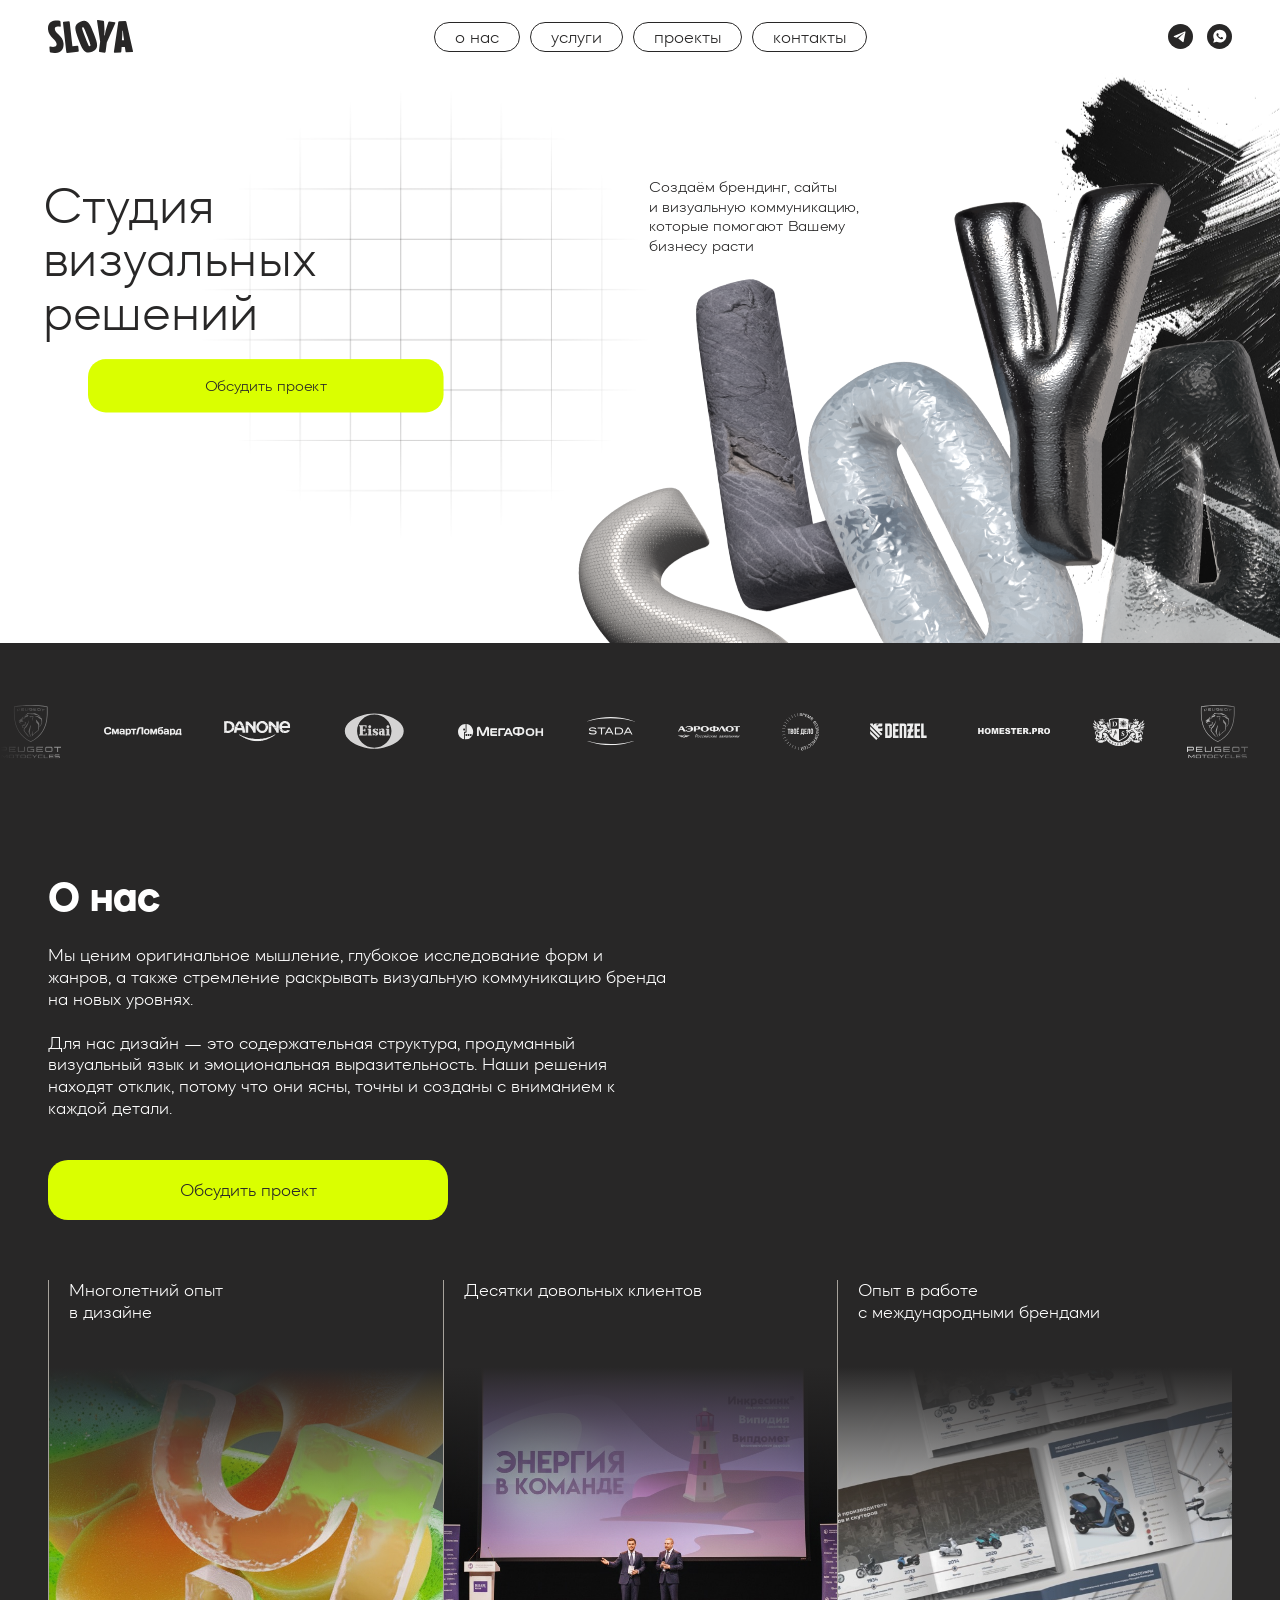
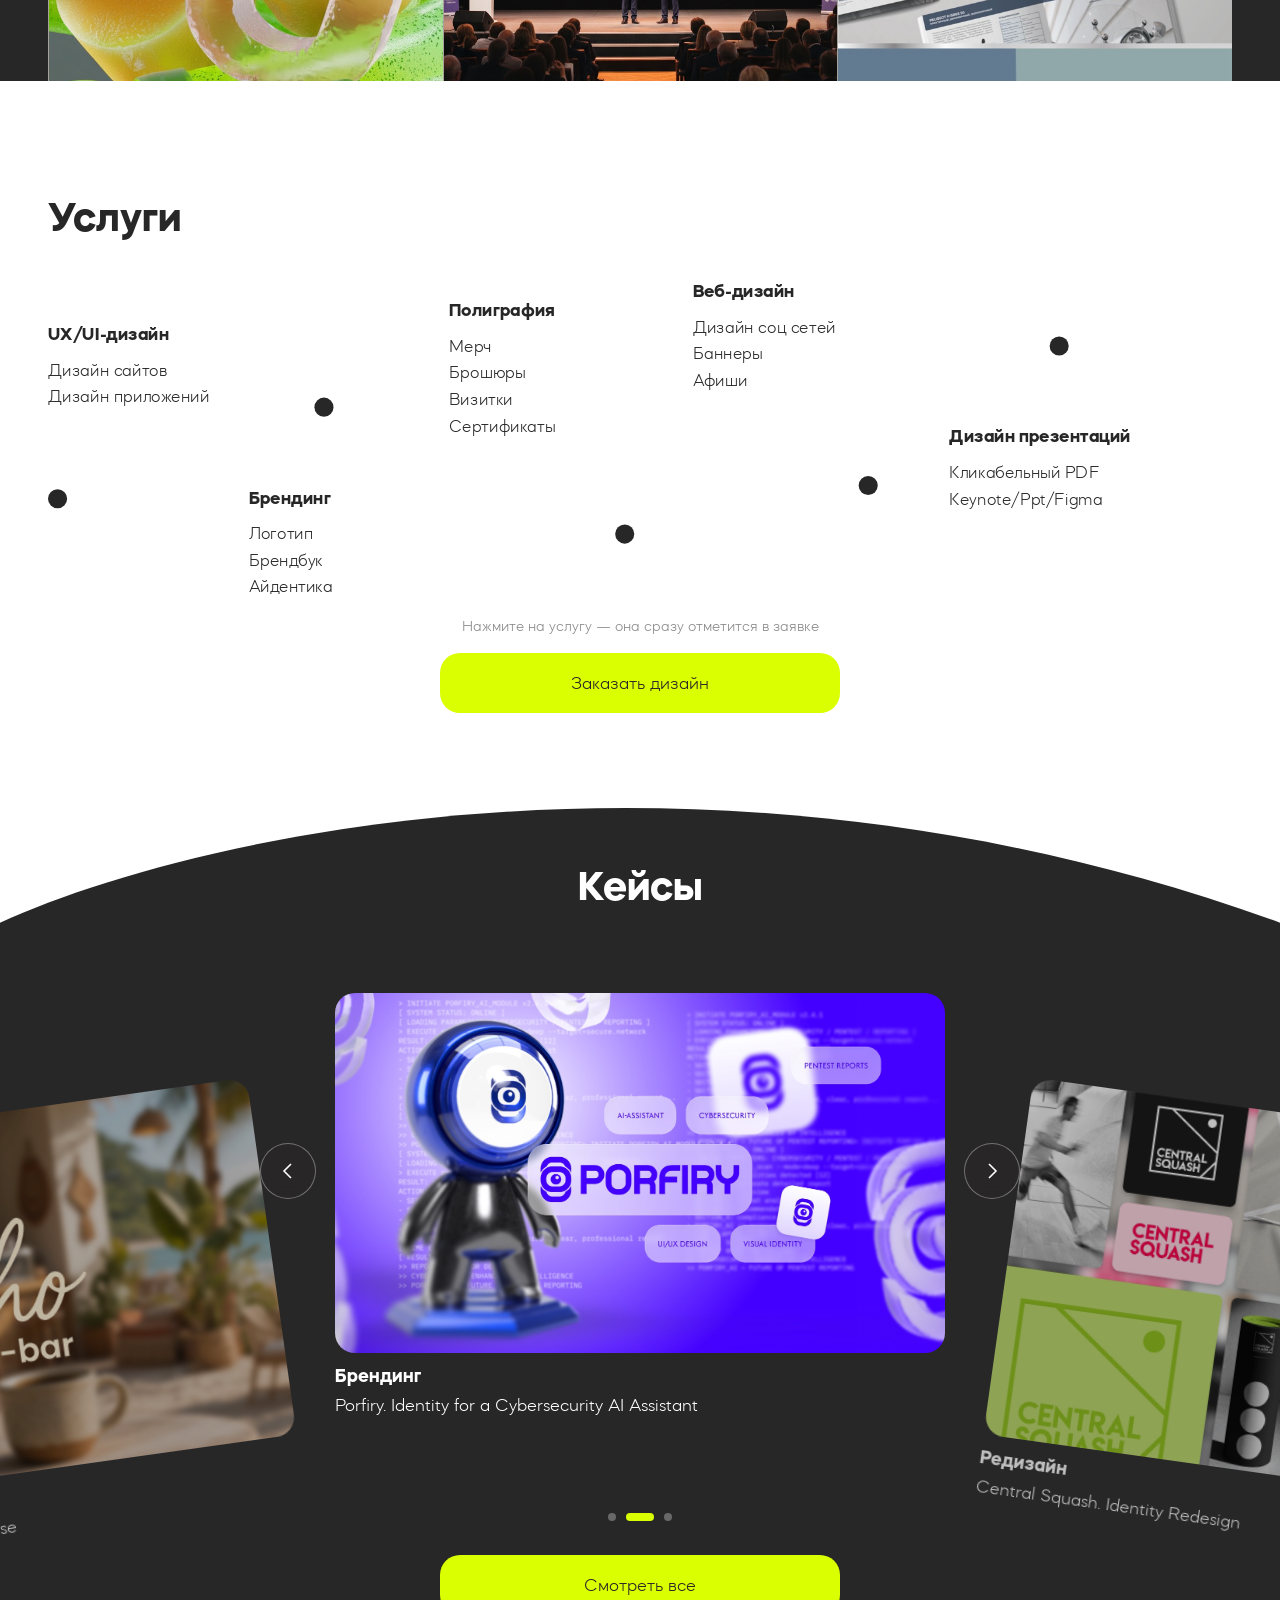
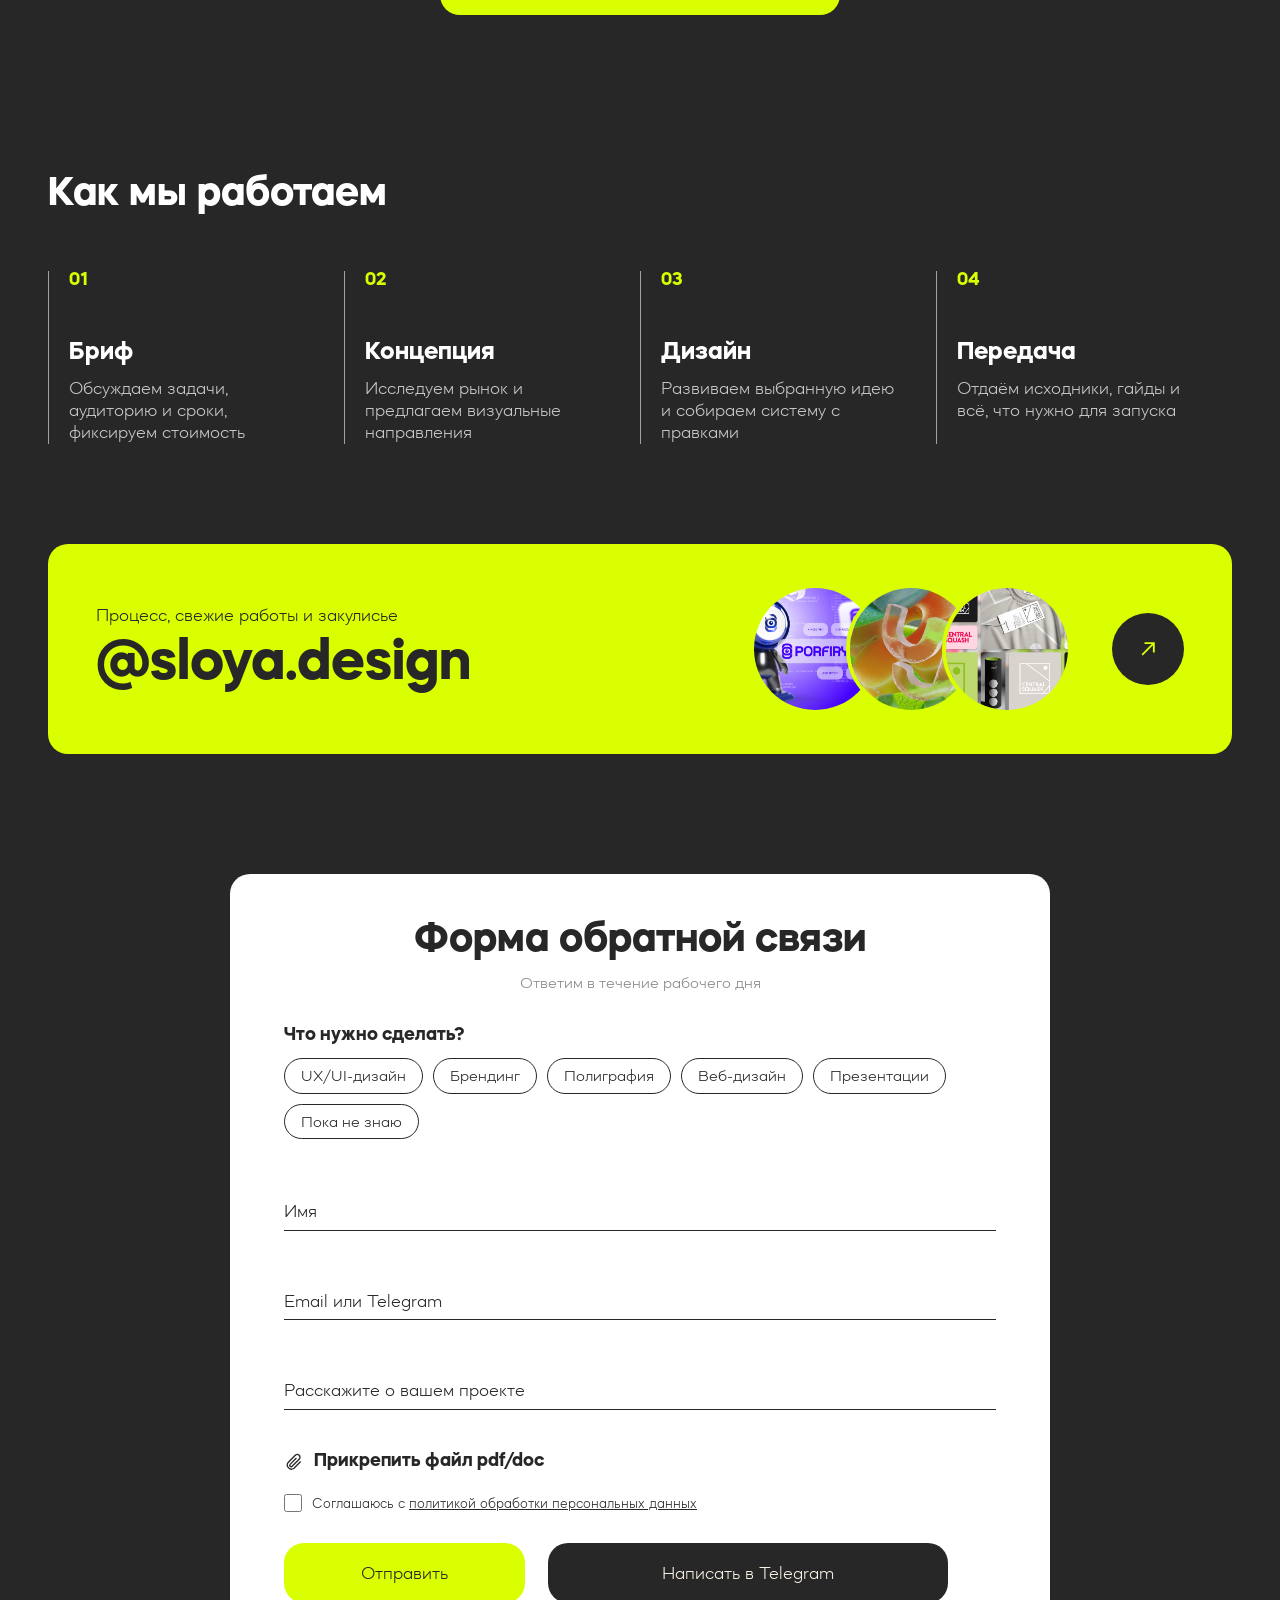
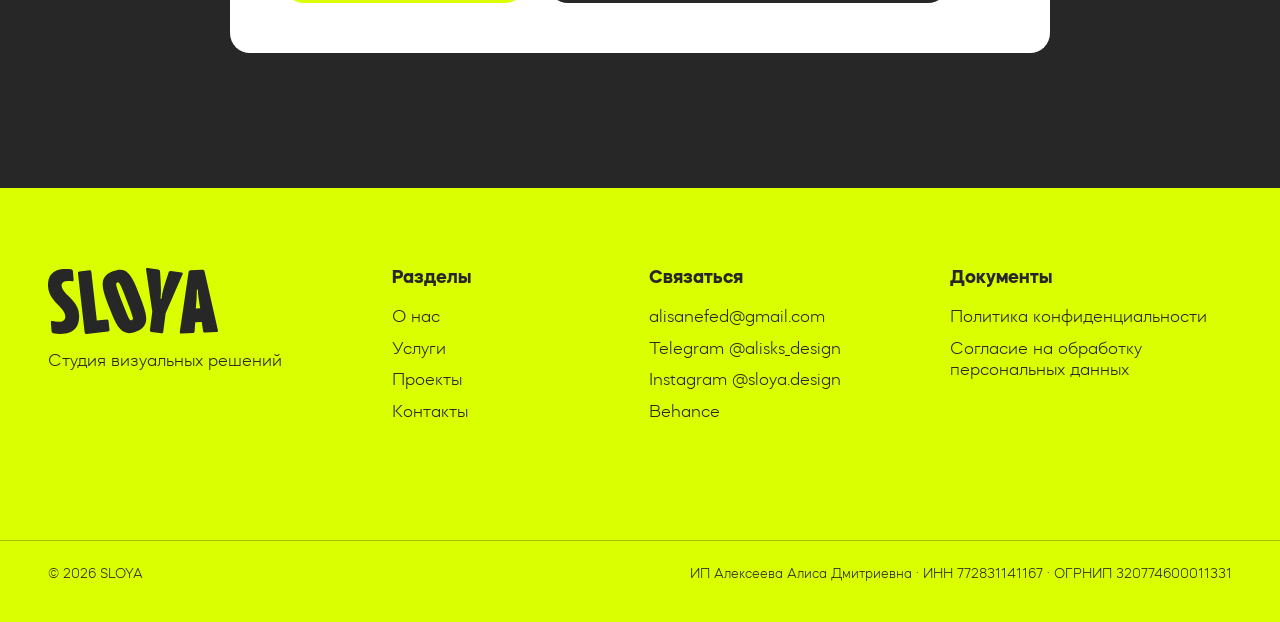
<file: index.html>
<!doctype html>
<html lang="ru">
<head>
  <meta charset="utf-8">
  <meta name="viewport" content="width=device-width, initial-scale=1">
  <title>SLOYA — студия визуальных решений</title>
  <meta name="description" content="Создаём брендинг, сайты и визуальную коммуникацию, которые помогают вашему бизнесу расти.">
  <link rel="preload" href="assets/fonts/MazzardM-Light.ttf" as="font" type="font/ttf" crossorigin>
  <link rel="preload" href="assets/fonts/MazzardH-Bold.otf" as="font" type="font/otf" crossorigin>
  <link rel="stylesheet" href="styles.css">
</head>
<body>

<!-- ============ ШАПКА ============ -->
<header class="header" id="top">
  <div class="header__in">
    <a class="header__logo" href="#top" aria-label="SLOYA — на главную">
      <img src="assets/logo-sloya.svg" width="85" height="33" alt="SLOYA">
    </a>
    <nav class="nav" aria-label="Основное меню">
      <a class="pill" href="#about">о нас</a>
      <a class="pill" href="#services">услуги</a>
      <a class="pill" href="#cases">проекты</a>
      <a class="pill" href="#contacts">контакты</a>
    </nav>
    <div class="header__write">
      <span>написать нам:</span>
      <a href="https://t.me/alisks_design" target="_blank" rel="noopener" aria-label="Telegram">
        <img src="assets/icon-social-1.svg" width="25" height="25" alt="">
      </a>
      <a href="#contacts" data-whatsapp aria-label="WhatsApp">
        <img src="assets/icon-social-2.svg" width="25" height="25" alt="">
      </a>
    </div>
    <button class="burger" type="button" aria-label="Меню" aria-expanded="false"><span></span><span></span></button>
  </div>
</header>

<main>

<!-- ============ ПЕРВЫЙ ЭКРАН ============ -->
<section class="hero">
  <div class="hero__in">
    <div class="hero__grid" aria-hidden="true"><div class="hero__grid-lines"></div></div>
    <h1 class="hero__title">Студия визуальных решений</h1>
    <img class="hero__brush" src="assets/img/brush.jpg" width="507" height="762" alt="" aria-hidden="true">
    <img class="hero__sloy" src="assets/img/sloy3d.png" width="1017" height="837" alt="Объёмные буквы SLOYA">
    <p class="hero__lead">Создаём брендинг, сайты <br>и визуальную коммуникацию, которые помогают Вашему <br>бизнесу расти</p>
    <a class="btn hero__btn" href="#contacts">Обсудить проект</a>
  </div>
</section>

<!-- ============ О НАС ============ -->
<section class="about dark" id="about">
  <div class="marquee" aria-label="Бренды, с которыми мы работали">
    <div class="marquee__track">
      <div class="marquee__set">
        <img src="assets/logos/01.svg" width="62" height="54" alt="Peugeot Motocycles">
        <img src="assets/logos/02.svg" width="78" height="9" alt="СмартЛомбард">
        <img src="assets/logos/03.svg" width="67" height="21" alt="Danone">
        <img src="assets/logos/04.svg" width="83" height="58" alt="Eisai">
        <img src="assets/logos/05.svg" width="86" height="15" alt="МегаФон">
        <img src="assets/logos/06.svg" width="50" height="29" alt="STADA">
        <img src="assets/logos/07.svg" width="62" height="12" alt="Аэрофлот">
        <img src="assets/logos/08.svg" width="37" height="38" alt="">
        <img src="assets/logos/09.svg" width="75" height="42" alt="Denzel">
        <img src="assets/logos/10.svg" width="73" height="6" alt="Homester.pro">
        <img src="assets/logos/11.svg" width="52" height="28" alt="">
      </div>
    </div>
  </div>

  <div class="container about__in">
    <div class="about__text">
      <h2 class="h2">О нас</h2>
      <p>Мы ценим оригинальное мышление, глубокое исследование форм и жанров, а также стремление раскрывать визуальную коммуникацию бренда на новых уровнях.</p>
      <p>Для нас дизайн — это содержательная структура, продуманный визуальный язык и эмоциональная выразительность. Наши решения находят отклик, потому что они ясны, точны и созданы с вниманием к каждой детали.</p>
      <a class="btn" href="#contacts">Обсудить проект</a>
    </div>
    <ul class="facts">
      <li class="fact">
        <span class="fact__label">Многолетний опыт <br>в дизайне</span>
        <span class="fact__img"><img src="assets/img/about-1.jpg" alt="" loading="lazy"></span>
      </li>
      <li class="fact">
        <span class="fact__label">Десятки довольных клиентов</span>
        <span class="fact__img"><img src="assets/img/about-2.jpg" alt="" loading="lazy"></span>
      </li>
      <li class="fact">
        <span class="fact__label">Опыт в работе <br>с международными брендами</span>
        <span class="fact__img"><img src="assets/img/about-3.jpg" alt="" loading="lazy"></span>
      </li>
    </ul>
  </div>
</section>

<!-- ============ УСЛУГИ ============ -->
<section class="services" id="services">
  <div class="container">
    <h2 class="h2">Услуги</h2>
    <div class="svc-map">
      <button class="svc svc--1" type="button" data-service="UX/UI-дизайн">
        <span class="svc__text"><b>UX/UI-дизайн</b><span>Дизайн сайтов</span><span>Дизайн приложений</span></span>
        <span class="svc__dot"><img src="assets/img/svc-uxui.png" alt="" loading="lazy"></span>
      </button>
      <button class="svc svc--2" type="button" data-service="Брендинг">
        <span class="svc__text"><b>Брендинг</b><span>Логотип</span><span>Брендбук</span><span>Айдентика</span></span>
        <span class="svc__dot"><img src="assets/img/svc-branding.png" alt="" loading="lazy"></span>
      </button>
      <button class="svc svc--3" type="button" data-service="Полиграфия">
        <span class="svc__text"><b>Полиграфия</b><span>Мерч</span><span>Брошюры</span><span>Визитки</span><span>Сертификаты</span></span>
        <span class="svc__dot"><img src="assets/img/svc-print.png" alt="" loading="lazy"></span>
      </button>
      <button class="svc svc--4" type="button" data-service="Веб-дизайн">
        <span class="svc__text"><b>Веб-дизайн</b><span>Дизайн соц сетей</span><span>Баннеры</span><span>Афиши</span></span>
        <span class="svc__dot"><img src="assets/img/svc-web.png" alt="" loading="lazy"></span>
      </button>
      <button class="svc svc--5" type="button" data-service="Дизайн презентаций">
        <span class="svc__text"><b>Дизайн презентаций</b><span>Кликабельный PDF</span><span>Keynote/Ppt/Figma</span></span>
        <span class="svc__dot"><img src="assets/img/svc-presentations.png" alt="" loading="lazy"></span>
      </button>
    </div>
    <p class="svc-hint">Нажмите на услугу — она сразу отметится в заявке</p>
    <a class="btn btn--center" href="#contacts">Заказать дизайн</a>
  </div>
</section>

<!-- ============ ТЁМНАЯ ЧАСТЬ: КЕЙСЫ, ПРОЦЕСС, ФОРМА ============ -->
<div class="dark-wrap">
  <svg class="dark-wrap__arc" viewBox="0 0 1441 129" preserveAspectRatio="none" aria-hidden="true">
    <path d="M0 128.4C212.7 31.5 798.6-104.1 1441 128.4V129H0Z" fill="currentColor"/>
  </svg>

  <section class="cases dark" id="cases">
    <h2 class="h2 cases__title">Кейсы</h2>
    <div class="arc" tabindex="0" aria-roledescription="карусель" aria-label="Кейсы студии">
      <div class="arc__stage"></div>
      <button class="arc__nav arc__nav--prev" type="button" aria-label="Предыдущий кейс">
        <svg viewBox="0 0 24 24" width="24" height="24"><path d="M15 5l-7 7 7 7" fill="none" stroke="currentColor" stroke-width="1.6"/></svg>
      </button>
      <button class="arc__nav arc__nav--next" type="button" aria-label="Следующий кейс">
        <svg viewBox="0 0 24 24" width="24" height="24"><path d="M9 5l7 7-7 7" fill="none" stroke="currentColor" stroke-width="1.6"/></svg>
      </button>
    </div>
    <div class="arc__dots" role="tablist" aria-label="Выбор кейса"></div>
    <a class="btn btn--center" data-behance href="#" target="_blank" rel="noopener">Смотреть все</a>
  </section>

  <!-- Новый блок (по комментарию «тут можно ещё какой-то блок»): процесс + Instagram -->
  <section class="process dark">
    <div class="container">
      <h2 class="h2">Как мы работаем</h2>
      <ol class="steps">
        <li class="step"><span class="step__n">01</span><b>Бриф</b><span>Обсуждаем задачи, аудиторию и сроки, фиксируем стоимость</span></li>
        <li class="step"><span class="step__n">02</span><b>Концепция</b><span>Исследуем рынок и предлагаем визуальные направления</span></li>
        <li class="step"><span class="step__n">03</span><b>Дизайн</b><span>Развиваем выбранную идею и собираем систему с правками</span></li>
        <li class="step"><span class="step__n">04</span><b>Передача</b><span>Отдаём исходники, гайды и всё, что нужно для запуска</span></li>
      </ol>

      <a class="insta" href="https://instagram.com/sloya.design" target="_blank" rel="noopener">
        <span class="insta__text">
          <span class="insta__kicker">Процесс, свежие работы и закулисье</span>
          <span class="insta__handle">@sloya.design</span>
        </span>
        <span class="insta__pics" aria-hidden="true">
          <img src="assets/img/case-porfiry.jpg" alt="" loading="lazy">
          <img src="assets/img/about-1.jpg" alt="" loading="lazy">
          <img src="assets/img/case-squash.jpg" alt="" loading="lazy">
        </span>
        <span class="insta__go" aria-hidden="true">
          <svg viewBox="0 0 24 24" width="28" height="28"><path d="M7 17L17 7M9 7h8v8" fill="none" stroke="currentColor" stroke-width="1.6"/></svg>
        </span>
      </a>
    </div>
  </section>

  <section class="contact dark" id="contacts">
    <form class="form" id="brief" action="https://formsubmit.co/alisanefed@gmail.com" method="POST" enctype="multipart/form-data" novalidate>
      <h2 class="form__title">Форма обратной связи</h2>
      <p class="form__sub">Ответим в течение рабочего дня</p>

      <input type="hidden" name="_subject" value="Новая заявка с сайта SLOYA">
      <input type="hidden" name="_captcha" value="false">
      <input type="hidden" name="_template" value="table">
      <input type="text" name="_honey" class="hp" tabindex="-1" autocomplete="off" aria-hidden="true">

      <fieldset class="chips">
        <legend>Что нужно сделать?</legend>
        <label class="chip"><input type="checkbox" name="Услуги[]" value="UX/UI-дизайн"><span>UX/UI-дизайн</span></label>
        <label class="chip"><input type="checkbox" name="Услуги[]" value="Брендинг"><span>Брендинг</span></label>
        <label class="chip"><input type="checkbox" name="Услуги[]" value="Полиграфия"><span>Полиграфия</span></label>
        <label class="chip"><input type="checkbox" name="Услуги[]" value="Веб-дизайн"><span>Веб-дизайн</span></label>
        <label class="chip"><input type="checkbox" name="Услуги[]" value="Дизайн презентаций"><span>Презентации</span></label>
        <label class="chip"><input type="checkbox" name="Услуги[]" value="Пока не знаю"><span>Пока не знаю</span></label>
      </fieldset>

      <div class="field">
        <input id="f-name" name="Имя" type="text" autocomplete="name" placeholder=" " required>
        <label for="f-name">Имя</label>
        <span class="field__err">Как к вам обращаться?</span>
      </div>
      <div class="field">
        <input id="f-contact" name="Контакт" type="text" autocomplete="email" placeholder=" " required>
        <label for="f-contact">Email или Telegram</label>
        <span class="field__err">Оставьте email или @ник в Telegram, чтобы мы могли ответить</span>
      </div>
      <div class="field">
        <textarea id="f-msg" name="Проект" rows="1" placeholder=" "></textarea>
        <label for="f-msg">Расскажите о вашем проекте</label>
      </div>

      <label class="attach">
        <input type="file" name="attachment" accept=".pdf,.doc,.docx">
        <svg viewBox="0 0 24 24" width="20" height="20" aria-hidden="true"><path d="M20 11.5l-8 8a5 5 0 01-7-7l8.5-8.5a3.3 3.3 0 014.7 4.7L9.7 17.2a1.7 1.7 0 01-2.4-2.4l7.6-7.6" fill="none" stroke="currentColor" stroke-width="1.6"/></svg>
        <span class="attach__name">Прикрепить файл pdf/doc</span>
        <button class="attach__clear" type="button" aria-label="Убрать файл" hidden>×</button>
      </label>

      <label class="consent">
        <input type="checkbox" name="Согласие на обработку ПД" value="да" required>
        <span>Соглашаюсь с <a href="privacy.html" target="_blank">политикой обработки персональных данных</a></span>
      </label>

      <div class="form__btns">
        <button class="btn btn--sm" type="submit">Отправить</button>
        <a class="btn btn--ink" href="https://t.me/alisks_design" target="_blank" rel="noopener">Написать в Telegram</a>
      </div>

      <div class="form__done" hidden>
        <b>Спасибо, заявка у нас!</b>
        <span>Скоро свяжемся. Если срочно — пишите в <a href="https://t.me/alisks_design" target="_blank" rel="noopener">Telegram</a>.</span>
      </div>

      <div class="form__fail" role="alert" hidden>
        <b>Не получилось отправить</b>
        <span>Сервис заявок сейчас не отвечает. Напишите нам напрямую — текст заявки уже собран:</span>
        <div class="form__btns">
          <a class="btn btn--sm" data-mailto href="mailto:alisanefed@gmail.com">Отправить письмом</a>
          <a class="btn btn--ink" href="https://t.me/alisks_design" target="_blank" rel="noopener">Написать в Telegram</a>
        </div>
        <button class="form__retry" type="button">Попробовать ещё раз</button>
      </div>
    </form>
  </section>
</div>

</main>

<!-- ============ ПОДВАЛ ============ -->
<footer class="footer">
  <div class="container footer__in">
    <div class="footer__brand">
      <img src="assets/logo-sloya.svg" width="170" height="66" alt="SLOYA">
      <p>Студия визуальных решений</p>
    </div>
    <nav class="footer__col" aria-label="Разделы">
      <b>Разделы</b>
      <a href="#about">О нас</a>
      <a href="#services">Услуги</a>
      <a href="#cases">Проекты</a>
      <a href="#contacts">Контакты</a>
    </nav>
    <div class="footer__col">
      <b>Связаться</b>
      <a href="mailto:alisanefed@gmail.com">alisanefed@gmail.com</a>
      <a href="https://t.me/alisks_design" target="_blank" rel="noopener">Telegram @alisks_design</a>
      <a href="https://instagram.com/sloya.design" target="_blank" rel="noopener">Instagram @sloya.design</a>
      <a data-behance href="#" target="_blank" rel="noopener">Behance</a>
    </div>
    <div class="footer__col">
      <b>Документы</b>
      <a href="privacy.html">Политика конфиденциальности</a>
      <a href="privacy.html#consent">Согласие на обработку персональных данных</a>
    </div>
  </div>
  <div class="container footer__legal">
    <span>© <span data-year>2026</span> SLOYA</span>
    <span>ИП Алексеева Алиса Дмитриевна · ИНН 772831141167 · ОГРНИП 320774600011331</span>
  </div>
</footer>

<script src="main.js"></script>
</body>
</html>
</file>
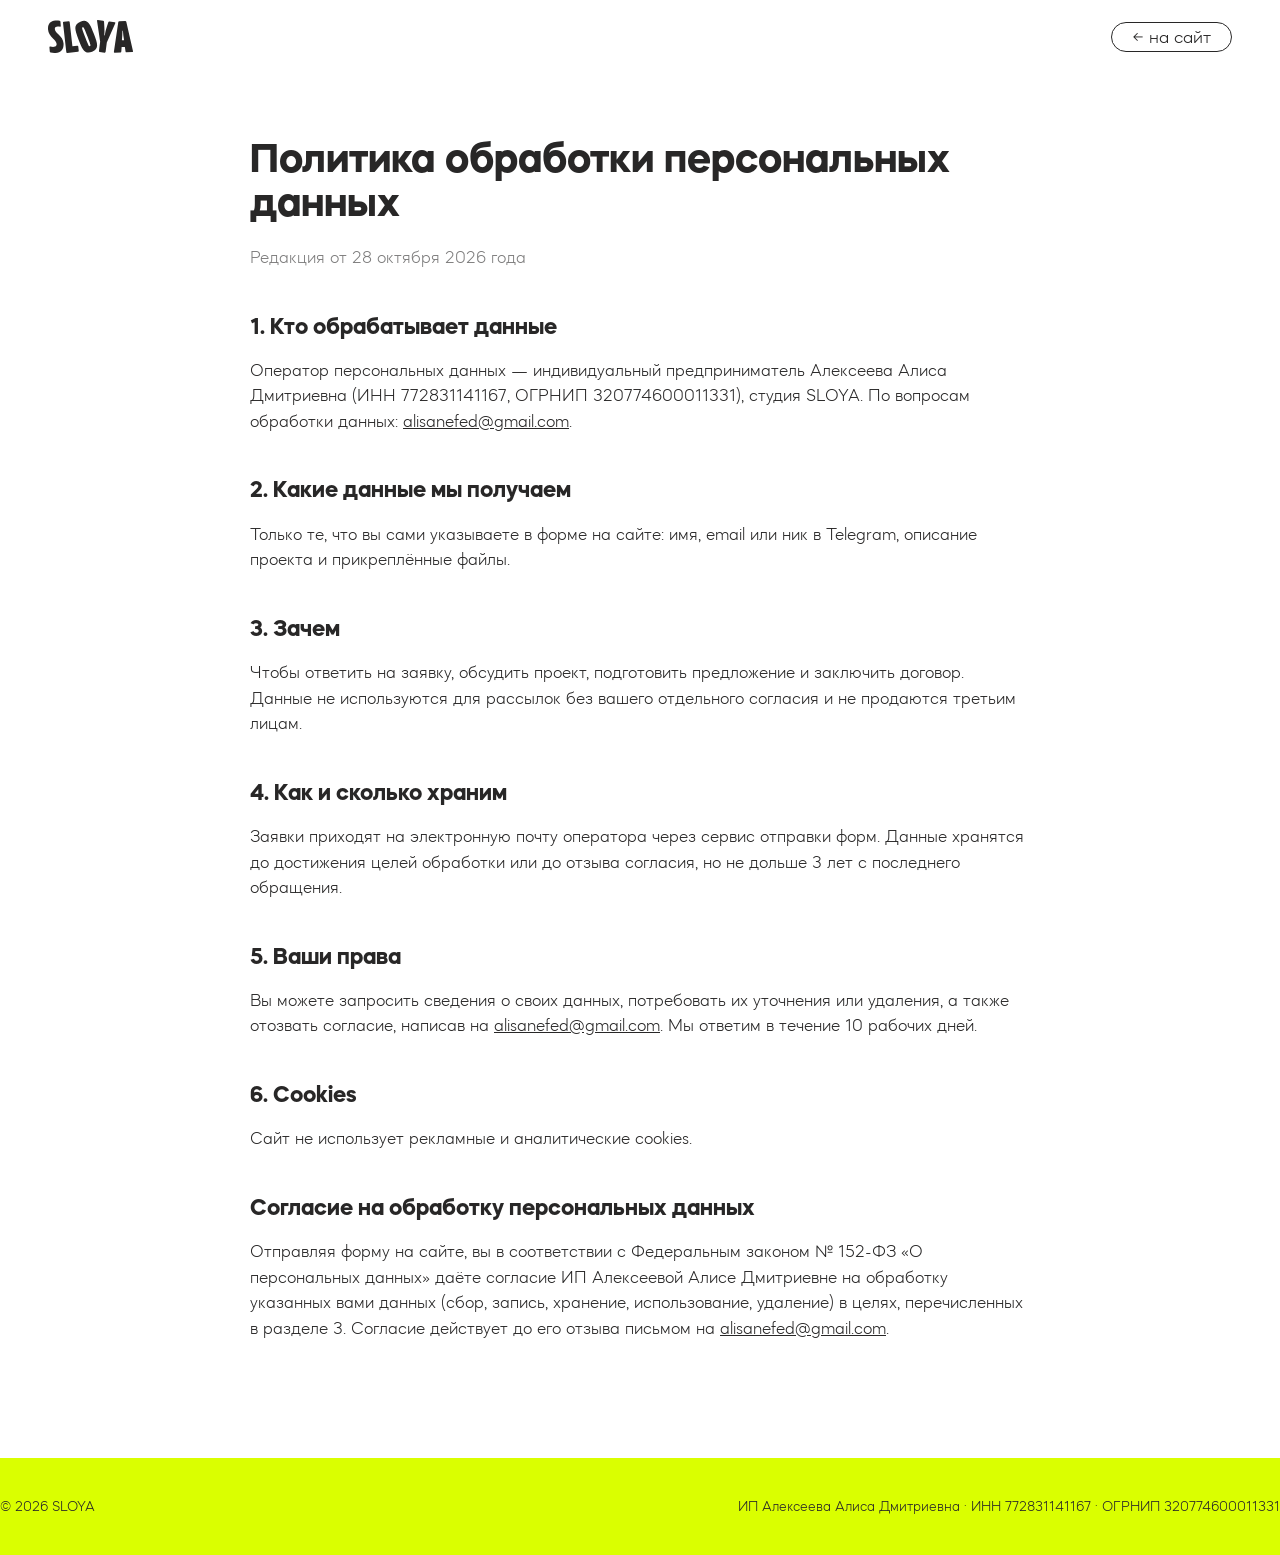
<file: privacy.html>
<!doctype html>
<html lang="ru">
<head>
  <meta charset="utf-8">
  <meta name="viewport" content="width=device-width, initial-scale=1">
  <title>Политика конфиденциальности — SLOYA</title>
  <link rel="stylesheet" href="styles.css">
  <style>
    .doc { max-width: 820px; margin: 0 auto; padding: 140px 20px 100px; line-height: 1.5; }
    .doc h1 { font: 700 40px/1.1 var(--font-bold); margin: 0 0 12px; }
    .doc h2 { font: 700 22px/1.2 var(--font-bold); margin: 44px 0 12px; }
    .doc p, .doc li { font-size: 17px; }
    .doc .muted { opacity: .6; }
  </style>
</head>
<body>
<header class="header is-scrolled">
  <div class="header__in">
    <a class="header__logo" href="index.html" aria-label="SLOYA — на главную"><img src="assets/logo-sloya.svg" width="85" height="33" alt="SLOYA"></a>
    <a class="pill" href="index.html">← на сайт</a>
  </div>
</header>

<main class="doc">
  <h1>Политика обработки персональных данных</h1>
  <p class="muted">Редакция от 28 октября 2026 года</p>

  <h2>1. Кто обрабатывает данные</h2>
  <p>Оператор персональных данных — индивидуальный предприниматель Алексеева Алиса Дмитриевна (ИНН 772831141167, ОГРНИП 320774600011331), студия SLOYA. По вопросам обработки данных: <a href="mailto:alisanefed@gmail.com">alisanefed@gmail.com</a>.</p>

  <h2>2. Какие данные мы получаем</h2>
  <p>Только те, что вы сами указываете в форме на сайте: имя, email или ник в Telegram, описание проекта и прикреплённые файлы.</p>

  <h2>3. Зачем</h2>
  <p>Чтобы ответить на заявку, обсудить проект, подготовить предложение и заключить договор. Данные не используются для рассылок без вашего отдельного согласия и не продаются третьим лицам.</p>

  <h2>4. Как и сколько храним</h2>
  <p>Заявки приходят на электронную почту оператора через сервис отправки форм. Данные хранятся до достижения целей обработки или до отзыва согласия, но не дольше 3 лет с последнего обращения.</p>

  <h2>5. Ваши права</h2>
  <p>Вы можете запросить сведения о своих данных, потребовать их уточнения или удаления, а также отозвать согласие, написав на <a href="mailto:alisanefed@gmail.com">alisanefed@gmail.com</a>. Мы ответим в течение 10 рабочих дней.</p>

  <h2>6. Cookies</h2>
  <p>Сайт не использует рекламные и аналитические cookies.</p>

  <h2 id="consent">Согласие на обработку персональных данных</h2>
  <p>Отправляя форму на сайте, вы в соответствии с Федеральным законом № 152-ФЗ «О персональных данных» даёте согласие ИП Алексеевой Алисе Дмитриевне на обработку указанных вами данных (сбор, запись, хранение, использование, удаление) в целях, перечисленных в разделе 3. Согласие действует до его отзыва письмом на <a href="mailto:alisanefed@gmail.com">alisanefed@gmail.com</a>.</p>
</main>

<footer class="footer" style="min-height:0;padding:40px 0">
  <div class="container footer__legal" style="margin:0;border:0;padding:0">
    <span>© 2026 SLOYA</span>
    <span>ИП Алексеева Алиса Дмитриевна · ИНН 772831141167 · ОГРНИП 320774600011331</span>
  </div>
</footer>
</body>
</html>
</file>
<file: styles.css>
/* SLOYA — стили. Макет: Figma «SLOY», фрейм «сайт» (1440px) */

@font-face {
  font-family: "Mazzard M";
  src: url("assets/fonts/MazzardM-Light.ttf") format("truetype");
  font-weight: 300;
  font-display: swap;
}
@font-face {
  font-family: "Mazzard H";
  src: url("assets/fonts/MazzardH-Bold.otf") format("opentype");
  font-weight: 700;
  font-display: swap;
}

:root {
  /* цвета из файла */
  --ink: #282727;   /* bl 100 */
  --lime: #daff00;
  --milk: #fbf4e8;  /* milk 100 */
  --pink: #ff1e5a;
  --white: #fff;

  --font: "Mazzard M", system-ui, sans-serif;
  --font-bold: "Mazzard H", system-ui, sans-serif;

  --pad: 100px;           /* поля макета */
  --wrap: 1440px;
  --radius: 20px;
  --ease: cubic-bezier(.22, .8, .24, 1);
}

*, *::before, *::after { box-sizing: border-box; }
html { scroll-behavior: smooth; scroll-padding-top: 90px; }
body {
  margin: 0;
  background: var(--white);
  color: var(--ink);
  font: 300 18px/1.22 var(--font);
  -webkit-font-smoothing: antialiased;
  overflow-x: hidden;
}
img { display: block; max-width: 100%; }
a { color: inherit; }
b, strong { font-family: var(--font-bold); font-weight: 700; }
button { font: inherit; color: inherit; }
.hp { position: absolute !important; width: 1px; height: 1px; opacity: 0; pointer-events: none; border: 0; left: -9999px; }

.container { width: 100%; max-width: var(--wrap); margin: 0 auto; padding: 0 var(--pad); }
.dark { background: var(--ink); color: var(--white); }
.h2 { margin: 0; font: 700 40px/1 var(--font-bold); }

/* ---------- кнопки ---------- */
.btn {
  display: inline-flex; align-items: center; justify-content: center;
  width: 400px; max-width: 100%; height: 60px; padding: 10px;
  border: 0; border-radius: var(--radius);
  background: var(--lime); color: var(--ink);
  font: 300 18px/1 var(--font); text-decoration: none; cursor: pointer;
  transition: transform .3s var(--ease), box-shadow .3s var(--ease), background .3s;
}
.btn:hover { transform: translateY(-2px); box-shadow: 0 10px 30px -10px rgba(218, 255, 0, .7); }
.btn:active { transform: translateY(0); }
.btn:focus-visible, .pill:focus-visible, .svc:focus-visible, .arc:focus-visible { outline: 2px solid var(--lime); outline-offset: 4px; }
.btn--center { display: flex; margin: 0 auto; }
.btn--sm { width: 241px; }
.btn--ink { background: var(--ink); color: var(--milk); }
.btn--ink:hover { box-shadow: 0 10px 30px -12px rgba(40, 39, 39, .6); }

.pill {
  display: inline-flex; align-items: center; padding: 5px 20px;
  border: 1px solid var(--ink); border-radius: 20px;
  font-size: 18px; line-height: 1; text-decoration: none; white-space: nowrap;
  transition: background .25s, color .25s;
}
.pill:hover { background: var(--ink); color: var(--white); }

/* ---------- шапка ---------- */
.header {
  position: fixed; inset: 0 0 auto; z-index: 50;
  background: rgba(255, 255, 255, .2);
  -webkit-backdrop-filter: blur(12px); backdrop-filter: blur(12px);
  transition: background .3s, transform .4s var(--ease);
}
.header.is-scrolled { background: rgba(255, 255, 255, .78); }
.header.is-hidden { transform: translateY(-100%); }
.header__in {
  max-width: var(--wrap); margin: 0 auto; padding: 20px var(--pad);
  display: flex; align-items: center; justify-content: space-between;
}
.header__logo img { width: 85px; height: 33px; }
.nav { display: flex; gap: 20px; }
.header__write { display: flex; align-items: center; gap: 14px; }
.header__write span { margin-right: 6px; white-space: nowrap; }
.header__write a { transition: transform .25s var(--ease); }
.header__write a:hover { transform: scale(1.12); }
.burger { display: none; }

/* ---------- первый экран ---------- */
.hero { position: relative; overflow: hidden; }
.hero__in { position: relative; max-width: var(--wrap); height: 723px; margin: 0 auto; }
.hero__grid {
  position: absolute; left: 224px; top: 99px; width: 509px; height: 509px;
  -webkit-mask: radial-gradient(closest-side, #000 45%, transparent 100%);
          mask: radial-gradient(closest-side, #000 45%, transparent 100%);
  pointer-events: none;
}
.hero__grid-lines {
  position: absolute; inset: -113px;  /* запас под движение */
  background-image:
    linear-gradient(to right, rgba(40, 39, 39, .28) 1px, transparent 1px),
    linear-gradient(to bottom, rgba(40, 39, 39, .28) 1px, transparent 1px);
  background-size: 56.56px 56.56px;
  animation: grid-drift 14s linear infinite;
  will-change: transform, background-position;
}
@keyframes grid-drift { to { background-position: 56.56px 56.56px; } }

.hero__title {
  position: absolute; left: var(--pad); top: 200px; z-index: 2; width: 505px; margin: 0;
  font: 300 60px/1 var(--font);
}
.hero__lead { position: absolute; left: 730px; top: 200px; z-index: 3; width: 295px; margin: 0; }
.hero__btn { position: absolute; left: 99px; top: 404px; z-index: 3; }
.hero__brush {
  position: absolute; left: 1117px; top: 30px; width: 507px; height: 762px; z-index: 1;
  object-fit: cover; mix-blend-mode: multiply;
  filter: brightness(1.07) contrast(1.08);  /* у исходника сероватый фон — выбеливаем */
}
.hero__sloy {
  position: absolute; left: 510px; top: 197px; width: 1017px; height: 837px; z-index: 2;
  transform-origin: 0 0; transform: rotate(-5.825deg);
  object-fit: cover;
  will-change: transform;
}

/* ---------- о нас ---------- */
.about { padding: 60px 0 0; overflow: hidden; }
.marquee {
  overflow: hidden; height: 58px;
  -webkit-mask: linear-gradient(90deg, transparent, #000 8%, #000 92%, transparent);
          mask: linear-gradient(90deg, transparent, #000 8%, #000 92%, transparent);
}
.marquee__track { display: flex; width: max-content; height: 100%; animation: marquee 38s linear infinite; }
.marquee:hover .marquee__track { animation-play-state: paused; }
.marquee__set { display: flex; align-items: center; gap: 42px; padding-right: 42px; }
.marquee__set img { flex: none; height: auto; opacity: .92; transition: opacity .2s; }
.marquee__set img:hover { opacity: 1; }
@keyframes marquee { to { transform: translateX(-50%); } }

.about__in { display: flex; justify-content: space-between; align-items: flex-end; margin-top: 120px; }
.about__text { width: 505px; padding-bottom: 53px; }
.about__text .h2 { margin-bottom: 24px; }
.about__text p { margin: 0 0 22px; }
.about__text .btn { margin-top: 18px; }

.facts { display: flex; gap: 0; width: 610px; margin: 0; padding: 0; list-style: none; }
.fact {
  position: relative; display: flex; flex-direction: column; width: 210px; height: 401px;
  border-left: 1px solid rgba(251, 244, 232, .6);
}
.fact:last-child { width: 190px; }
.fact__label { display: block; min-height: 87px; padding: 0 0 0 20px; margin-right: -20px; }
.fact__img { position: relative; flex: 1; overflow: hidden; }
.fact__img img { width: 100%; height: 100%; object-fit: cover; transition: transform 1.2s var(--ease); }
.fact__img::after {  /* затемнение сверху, как в макете */
  content: ""; position: absolute; inset: 0;
  background: linear-gradient(to bottom, var(--ink) 0%, rgba(40, 39, 39, 0) 55%);
}
.fact:hover .fact__img img { transform: scale(1.06); }

/* ---------- услуги ---------- */
.services { padding: 120px 0 calc(94px + clamp(40px, 9vw, 129px)); }  /* + высота дуги */
.svc-map { position: relative; height: 338px; margin: 42px 0 11px; }
.svc {
  position: absolute; display: block; width: 190px; padding: 0; border: 0; background: none;
  text-align: left; cursor: pointer;
}
.svc__text { position: absolute; left: 0; display: flex; flex-direction: column; gap: 6px; width: 100%; }
.svc__text b { margin-bottom: 8px; }
.svc__dot {
  position: absolute; width: 20px; height: 20px; border-radius: 50%;
  background: var(--ink); overflow: hidden;
  transition: left .55s var(--ease), top .55s var(--ease), width .55s var(--ease), height .55s var(--ease), margin .55s var(--ease);
}
.svc__dot img { width: 100%; height: 100%; object-fit: cover; opacity: 0; transform: scale(1.3); transition: opacity .4s .1s, transform .7s var(--ease); }
.svc:hover .svc__dot, .svc:focus-visible .svc__dot, .svc.is-on .svc__dot { width: 120px; height: 120px; }
.svc:hover .svc__dot img, .svc:focus-visible .svc__dot img, .svc.is-on .svc__dot img { opacity: 1; transform: none; }
.svc.is-picked .svc__text b::after { content: " ✓"; }

/* координаты компонентов и их «наведённых» вариантов из макета */
.svc--1 { left: 0;     top: 45px;  height: 187px; }
.svc--1 .svc__text { top: 0; }
.svc--1 .svc__dot { left: 0; top: 171px; }
.svc--1:is(:hover, :focus-visible, .is-on) .svc__dot { left: 0; top: 121px; }

.svc--2 { left: 210px; top: 120px; height: 218px; }
.svc--2 .svc__text { top: 96px; }
.svc--2 .svc__dot { left: 69px; top: 0; }
.svc--2:is(:hover, :focus-visible, .is-on) .svc__dot { left: 38px; top: -63px; }

.svc--3 { left: 420px; top: 20px;  height: 249px; }
.svc--3 .svc__text { top: 0; }
.svc--3 .svc__dot { left: 174px; top: 233px; }
.svc--3:is(:hover, :focus-visible, .is-on) .svc__dot { left: 160px; top: 159px; }

.svc--4 { left: 675px; top: 0;     height: 218px; }
.svc--4 .svc__text { top: 0; }
.svc--4 .svc__dot { left: 174px; top: 202px; }
.svc--4:is(:hover, :focus-visible, .is-on) .svc__dot { left: 130px; top: 170px; }

.svc--5 { left: 944px; top: 56px;  height: 187px; width: 295px; }
.svc--5 .svc__text { top: 96px; }
.svc--5 .svc__dot { left: 105px; top: 0; }
.svc--5:is(:hover, :focus-visible, .is-on) .svc__dot { left: 54px; top: -66px; }

.svc-hint { margin: 0 0 18px; text-align: center; font-size: 15px; opacity: .55; }

/* ---------- тёмная часть ---------- */
.dark-wrap { position: relative; background: var(--ink); color: var(--white); }
.dark-wrap__arc {
  position: absolute; left: 0; bottom: 100%; width: 100%; height: clamp(40px, 9vw, 129px);
  color: var(--ink); display: block; margin-bottom: -1px;
}
.cases { padding: 0 0 100px; overflow-x: clip; }
.cases__title { position: relative; top: -53px; text-align: center; }

.arc { position: relative; height: 560px; margin-top: 30px; outline: none; touch-action: pan-y; user-select: none; }
.arc__stage { position: absolute; inset: 0; }
.case {
  position: absolute; left: 50%; top: 0; width: 610px; margin-left: -305px;
  display: flex; flex-direction: column; gap: 14px;
  color: var(--white); text-decoration: none;
  transform-origin: 50% 50%;
  transition: transform .8s var(--ease), opacity .6s, filter .6s;
  will-change: transform;
}
.case__img { position: relative; height: 360px; border-radius: var(--radius); overflow: hidden; }
.case__img img { width: 100%; height: 100%; object-fit: cover; transition: transform 1s var(--ease); pointer-events: none; }
.case__cap { display: flex; flex-direction: column; gap: 6px; width: 364px; }
.case__more {
  position: absolute; right: 16px; bottom: 16px; display: inline-flex; align-items: center; gap: 8px;
  padding: 8px 16px; border-radius: 20px; background: var(--lime); color: var(--ink); font-size: 16px;
  opacity: 0; transform: translateY(8px); transition: opacity .3s, transform .3s var(--ease);
}
.case.is-center:hover .case__img img { transform: scale(1.04); }
.case.is-center:hover .case__more, .case.is-center:focus-visible .case__more { opacity: 1; transform: none; }
.case:not(.is-center) { cursor: pointer; filter: brightness(.75); }
.case.no-anim { transition: none; }

.arc__nav {
  position: absolute; top: 150px; z-index: 5; width: 56px; height: 56px; border-radius: 50%;
  display: grid; place-items: center; border: 1px solid rgba(255, 255, 255, .35);
  background: rgba(40, 39, 39, .55); -webkit-backdrop-filter: blur(8px); backdrop-filter: blur(8px);
  color: var(--white); cursor: pointer; transition: background .25s, color .25s, border-color .25s;
}
.arc__nav:hover { background: var(--lime); border-color: var(--lime); color: var(--ink); }
.arc__nav--prev { left: calc(50% - 380px); }
.arc__nav--next { right: calc(50% - 380px); }
.arc__dots { display: flex; justify-content: center; gap: 10px; margin: -40px 0 34px; }
.arc__dots button {
  width: 8px; height: 8px; padding: 0; border: 0; border-radius: 4px; background: rgba(255, 255, 255, .3);
  cursor: pointer; transition: width .4s var(--ease), background .3s;
}
.arc__dots button[aria-selected="true"] { width: 28px; background: var(--lime); }

/* процесс */
.process { padding: 60px 0 120px; }
.process .h2 { margin-bottom: 56px; }
.steps { display: grid; grid-template-columns: repeat(4, 1fr); margin: 0; padding: 0; list-style: none; }
.step { display: flex; flex-direction: column; gap: 10px; padding: 0 30px 0 20px; border-left: 1px solid rgba(251, 244, 232, .6); }
.step__n { margin-bottom: 40px; font: 700 18px/1 var(--font-bold); color: var(--lime); }
.step b { font-size: 24px; }
.step span:last-child { opacity: .75; }

.insta {
  position: relative; display: flex; align-items: center; justify-content: space-between; gap: 40px;
  margin-top: 100px; padding: 40px 48px; border-radius: var(--radius);
  background: var(--lime); color: var(--ink); text-decoration: none; overflow: hidden;
}
.insta__text { display: flex; flex-direction: column; gap: 10px; }
.insta__handle { font: 700 clamp(32px, 4.4vw, 64px)/1 var(--font-bold); }
.insta__pics { display: flex; margin-left: auto; }
.insta__pics img {
  width: 130px; height: 130px; object-fit: cover; border-radius: 50%; border: 4px solid var(--lime);
  margin-left: -34px; transition: transform .5s var(--ease);
}
.insta:hover .insta__pics img:nth-child(1) { transform: translateX(-14px) rotate(-6deg); }
.insta:hover .insta__pics img:nth-child(3) { transform: translateX(14px) rotate(6deg); }
.insta__go { flex: none; display: grid; place-items: center; width: 72px; height: 72px; border-radius: 50%; background: var(--ink); color: var(--lime); transition: transform .4s var(--ease); }
.insta:hover .insta__go { transform: rotate(45deg); }

/* форма */
.contact { padding: 0 var(--pad) 135px; }
.form {
  position: relative; width: 820px; max-width: 100%; margin: 0 auto; padding: 47px 54px 50px;
  border-radius: var(--radius); background: var(--white); color: var(--ink);
}
.form__title { margin: 0; text-align: center; font: 700 40px/1 var(--font-bold); }
.form__sub { margin: 12px 0 34px; text-align: center; opacity: .55; font-size: 16px; }

.chips { display: flex; flex-wrap: wrap; gap: 10px; margin: 0 0 40px; padding: 0; border: 0; }
.chips legend { width: 100%; margin-bottom: 14px; padding: 0; font: 700 18px/1 var(--font-bold); }
.chip input { position: absolute; opacity: 0; pointer-events: none; }
.chip span { display: inline-flex; padding: 7px 16px; border: 1px solid var(--ink); border-radius: 20px; font-size: 16px; cursor: pointer; transition: background .2s, border-color .2s; }
.chip:hover span { background: rgba(218, 255, 0, .35); }
.chip input:checked + span { background: var(--lime); border-color: var(--lime); }
.chip input:focus-visible + span { outline: 2px solid var(--ink); outline-offset: 2px; }

.field { position: relative; margin-bottom: 38px; }
.field input, .field textarea {
  display: block; width: 100%; padding: 22px 0 6px; border: 0; border-bottom: 1px solid var(--ink); border-radius: 0;
  background: none; color: var(--ink); font: 300 18px/1.25 var(--font); outline: none; resize: none; overflow: hidden;
  transition: border-color .2s;
}
.field label {
  position: absolute; left: 0; top: 22px; pointer-events: none; transform-origin: 0 0;
  transition: transform .25s var(--ease), opacity .25s;
}
.field input:focus, .field textarea:focus { border-bottom-color: var(--ink); box-shadow: 0 1px 0 var(--ink); }
.field input:focus + label, .field input:not(:placeholder-shown) + label,
.field textarea:focus + label, .field textarea:not(:placeholder-shown) + label { transform: translateY(-22px) scale(.78); opacity: .6; }
.field__err { position: absolute; left: 0; top: 100%; margin-top: 6px; font-size: 14px; color: var(--pink); opacity: 0; transition: opacity .2s; }
.field.is-bad input { border-bottom-color: var(--pink); }
.field.is-bad .field__err { opacity: 1; }

.attach { display: inline-flex; align-items: center; gap: 10px; margin: 4px 0 22px; cursor: pointer; }
.attach input { position: absolute; opacity: 0; width: 1px; }
.attach__name { font: 700 18px/1 var(--font-bold); border-bottom: 1px dashed transparent; transition: border-color .2s; }
.attach:hover .attach__name { border-bottom-color: var(--ink); }
.attach.has-file .attach__name { font-family: var(--font); font-weight: 300; }
.attach:focus-within { outline: 2px solid var(--lime); outline-offset: 4px; border-radius: 6px; }
.attach__clear { width: 24px; height: 24px; padding: 0; border: 0; border-radius: 50%; background: var(--ink); color: var(--white); line-height: 1; cursor: pointer; }

.consent { display: flex; align-items: flex-start; gap: 10px; margin-bottom: 30px; font-size: 14px; line-height: 1.35; }
.consent input { flex: none; width: 18px; height: 18px; margin: 0; accent-color: var(--ink); }
.consent.is-bad { color: var(--pink); }

.form__btns { display: flex; gap: 23px; }
.form__btns .btn--ink { width: 400px; }
.form.is-sending button[type="submit"] { opacity: .6; pointer-events: none; }
.form__done {
  position: absolute; inset: 0; z-index: 2; display: flex; flex-direction: column; align-items: center; justify-content: center; gap: 14px;
  padding: 40px; border-radius: var(--radius); background: var(--white); text-align: center;
}
.form__done[hidden], .form__fail[hidden] { display: none; }
.form__done b, .form__fail b { font-size: 40px; }
.form__fail {
  position: absolute; inset: 0; z-index: 2; display: flex; flex-direction: column; align-items: center; justify-content: center; gap: 18px;
  padding: 40px; border-radius: var(--radius); background: var(--white); text-align: center;
}
.form__fail .form__btns { justify-content: center; flex-wrap: wrap; }
.form__retry { padding: 4px 0; border: 0; border-bottom: 1px solid currentColor; background: none; cursor: pointer; opacity: .7; }

/* ---------- подвал ---------- */
.footer { background: var(--lime); color: var(--ink); padding: 80px 0 40px; min-height: 434px; display: flex; flex-direction: column; justify-content: space-between; }
.footer__in { display: grid; grid-template-columns: 1.4fr 1fr 1.2fr 1.3fr; gap: 40px; }
.footer__brand img { width: 170px; height: auto; margin-bottom: 16px; }
.footer__brand p { margin: 0; }
.footer__col { display: flex; flex-direction: column; gap: 10px; }
.footer__col b { margin-bottom: 6px; }
.footer__col a { text-decoration: none; width: fit-content; background: linear-gradient(currentColor, currentColor) 0 100% / 0 1px no-repeat; transition: background-size .3s var(--ease); }
.footer__col a:hover { background-size: 100% 1px; }
.footer__legal { display: flex; justify-content: space-between; gap: 20px; margin-top: 80px; padding-top: 24px; border-top: 1px solid rgba(40, 39, 39, .3); font-size: 14px; }

/* ---------- адаптив ---------- */
/* 901–1439px: первый экран и карту услуг масштабируем целиком (--k ставит main.js),
   чтобы сохранить композицию макета */
@media (min-width: 901px) and (max-width: 1439px) {
  .hero { height: calc(723px * var(--k, 1)); }
  .hero__in { width: 1440px; left: 50%; margin-left: -720px; transform: scale(var(--k, 1)); transform-origin: 50% 0; }
}
@media (min-width: 901px) and (max-width: 1439px) {
  .svc-map { width: 1240px; transform-origin: 0 0; transform: scale(var(--ks, 1)); margin-bottom: calc(11px - 338px * (1 - var(--ks, 1))); }
}

@media (max-width: 1280px) {
  :root { --pad: 48px; }
  .nav { gap: 10px; }
  .header__write span { display: none; }
  .about__in { flex-direction: column; align-items: stretch; gap: 60px; }
  .about__text { width: auto; max-width: 620px; padding: 0; }
  .facts { width: 100%; }
  .fact, .fact:last-child { flex: 1; width: auto; }
}

@media (max-width: 1100px) {
  .steps { grid-template-columns: repeat(2, 1fr); row-gap: 48px; }
  .footer__in { grid-template-columns: 1fr 1fr; }
}

@media (max-width: 900px) {
  :root { --pad: 20px; }
  .header { background: rgba(255, 255, 255, .85); }
  .header__in { padding: 14px var(--pad); }
  .burger {
    display: grid; gap: 6px; width: 44px; height: 44px; padding: 14px 10px; border: 1px solid var(--ink); border-radius: 50%;
    background: none; cursor: pointer;
  }
  .burger span { display: block; height: 1.5px; background: var(--ink); transition: transform .3s; }
  .burger[aria-expanded="true"] span:first-child { transform: translateY(3.75px) rotate(45deg); }
  .burger[aria-expanded="true"] span:last-child { transform: translateY(-3.75px) rotate(-45deg); }
  .nav {
    position: absolute; top: 100%; left: 0; right: 0; flex-direction: column; align-items: flex-start; gap: 12px;
    padding: 20px var(--pad) 28px; background: rgba(255, 255, 255, .96);
    opacity: 0; visibility: hidden; transform: translateY(-8px); transition: .3s var(--ease);
  }
  .nav.is-open { opacity: 1; visibility: visible; transform: none; }
  .nav .pill { font-size: 22px; padding: 8px 22px; }
  .header__write { margin-left: auto; margin-right: 14px; }

  .hero__in { height: auto; padding: 120px var(--pad) 0; display: flex; flex-direction: column; }
  .hero__title, .hero__lead, .hero__btn, .hero__sloy, .hero__brush, .hero__grid { position: relative; left: auto; top: auto; }
  .hero__title { width: auto; font-size: clamp(40px, 11vw, 60px); }
  .hero__lead { order: 2; width: auto; max-width: 340px; margin-top: 20px; }
  .hero__lead br { display: none; }
  .hero__btn { order: 3; margin-top: 28px; width: 100%; }
  .hero__grid { position: absolute; left: 0; top: 80px; width: 100%; height: 420px; }
  .hero__sloy { order: 4; width: 118%; max-width: none; height: auto; margin: 10px -4% -12% -14%; transform: rotate(-5.825deg); transform-origin: 50% 50%; }
  .hero__brush { position: absolute; right: -30%; left: auto; top: auto; bottom: 0; width: 75%; height: 52%; z-index: 0; }

  .about { padding-top: 36px; }
  .about__in { margin-top: 64px; }
  .about__text .btn { width: 100%; }
  .facts { overflow-x: auto; scroll-snap-type: x mandatory; margin-right: calc(var(--pad) * -1); }
  .fact, .fact:last-child { flex: 0 0 62%; height: 360px; scroll-snap-align: start; }
  .h2, .form__title { font-size: 32px; }
  .services { padding: 80px 0 90px; }
  /* телефон: та же «рассыпанная» композиция, кружок раскрывается при прокрутке (main.js) и по тапу */
  .svc-map { display: flex; flex-direction: column; gap: 34px; height: auto; margin: 44px 0 40px; }
  .svc, .svc--5 { position: relative; inset: auto; width: 58%; height: auto !important; }
  .svc .svc__text { position: static; }
  .svc--1 { margin-left: 0; }
  .svc--2 { margin-left: 42%; margin-top: 10px; }
  .svc--3 { margin-left: 6%; }
  .svc--4 { margin-left: 40%; margin-top: 16px; }
  .svc--5 { margin-left: 2%; }
  .svc .svc__dot, .svc:is(:hover, :focus-visible, .is-on) .svc__dot { left: calc(100% + 14px); right: auto; }
  .svc:is(.svc--2, .svc--4) .svc__dot, .svc:is(.svc--2, .svc--4):is(:hover, :focus-visible, .is-on) .svc__dot { left: auto; right: calc(100% + 14px); }
  .svc--1 .svc__dot, .svc--1:is(:hover, :focus-visible, .is-on) .svc__dot { top: 54px; }
  .svc--2 .svc__dot, .svc--2:is(:hover, :focus-visible, .is-on) .svc__dot { top: -6px; }
  .svc--3 .svc__dot, .svc--3:is(:hover, :focus-visible, .is-on) .svc__dot { top: 70px; }
  .svc--4 .svc__dot, .svc--4:is(:hover, :focus-visible, .is-on) .svc__dot { top: 30px; }
  .svc--5 .svc__dot, .svc--5:is(:hover, :focus-visible, .is-on) .svc__dot { top: 8px; }
  .svc:is(:hover, :focus-visible, .is-on) .svc__dot { width: 104px; height: 104px; margin-top: -42px; }
  .svc-hint { font-size: 14px; }

  .cases__title { top: -20px; }
  .arc { height: 420px; }
  .case { width: min(78vw, 420px); margin-left: calc(min(78vw, 420px) / -2); }
  .case__img { height: auto; aspect-ratio: 610 / 360; }
  .case__cap { width: 100%; font-size: 16px; }
  .case__more { opacity: 1; transform: none; font-size: 14px; padding: 6px 12px; }
  .arc__nav { top: auto; bottom: 30px; width: 48px; height: 48px; }
  .arc__nav--prev { left: calc(50% - 64px); }
  .arc__nav--next { right: calc(50% - 64px); }
  .arc__dots { margin: 0 0 30px; }

  .steps { grid-template-columns: 1fr; }
  .step__n { margin-bottom: 12px; }
  .insta { flex-direction: column; align-items: flex-start; padding: 32px 24px; margin-top: 70px; }
  .insta__pics { margin: 0 0 0 34px; }
  .insta__pics img { width: 96px; height: 96px; }
  .insta__go { position: absolute; right: 20px; top: 20px; width: 52px; height: 52px; }

  .contact { padding-bottom: 80px; }
  .form { padding: 36px 20px 30px; }
  .form__btns { flex-direction: column; gap: 12px; }
  .form__btns .btn { width: 100%; }
  .footer__in { grid-template-columns: 1fr; gap: 32px; }
  .footer__legal { flex-direction: column; margin-top: 48px; }
}

@media (prefers-reduced-motion: reduce) {
  *, *::before, *::after { animation-duration: .01ms !important; animation-iteration-count: 1 !important; transition-duration: .01ms !important; }
  html { scroll-behavior: auto; }
}
</file>
